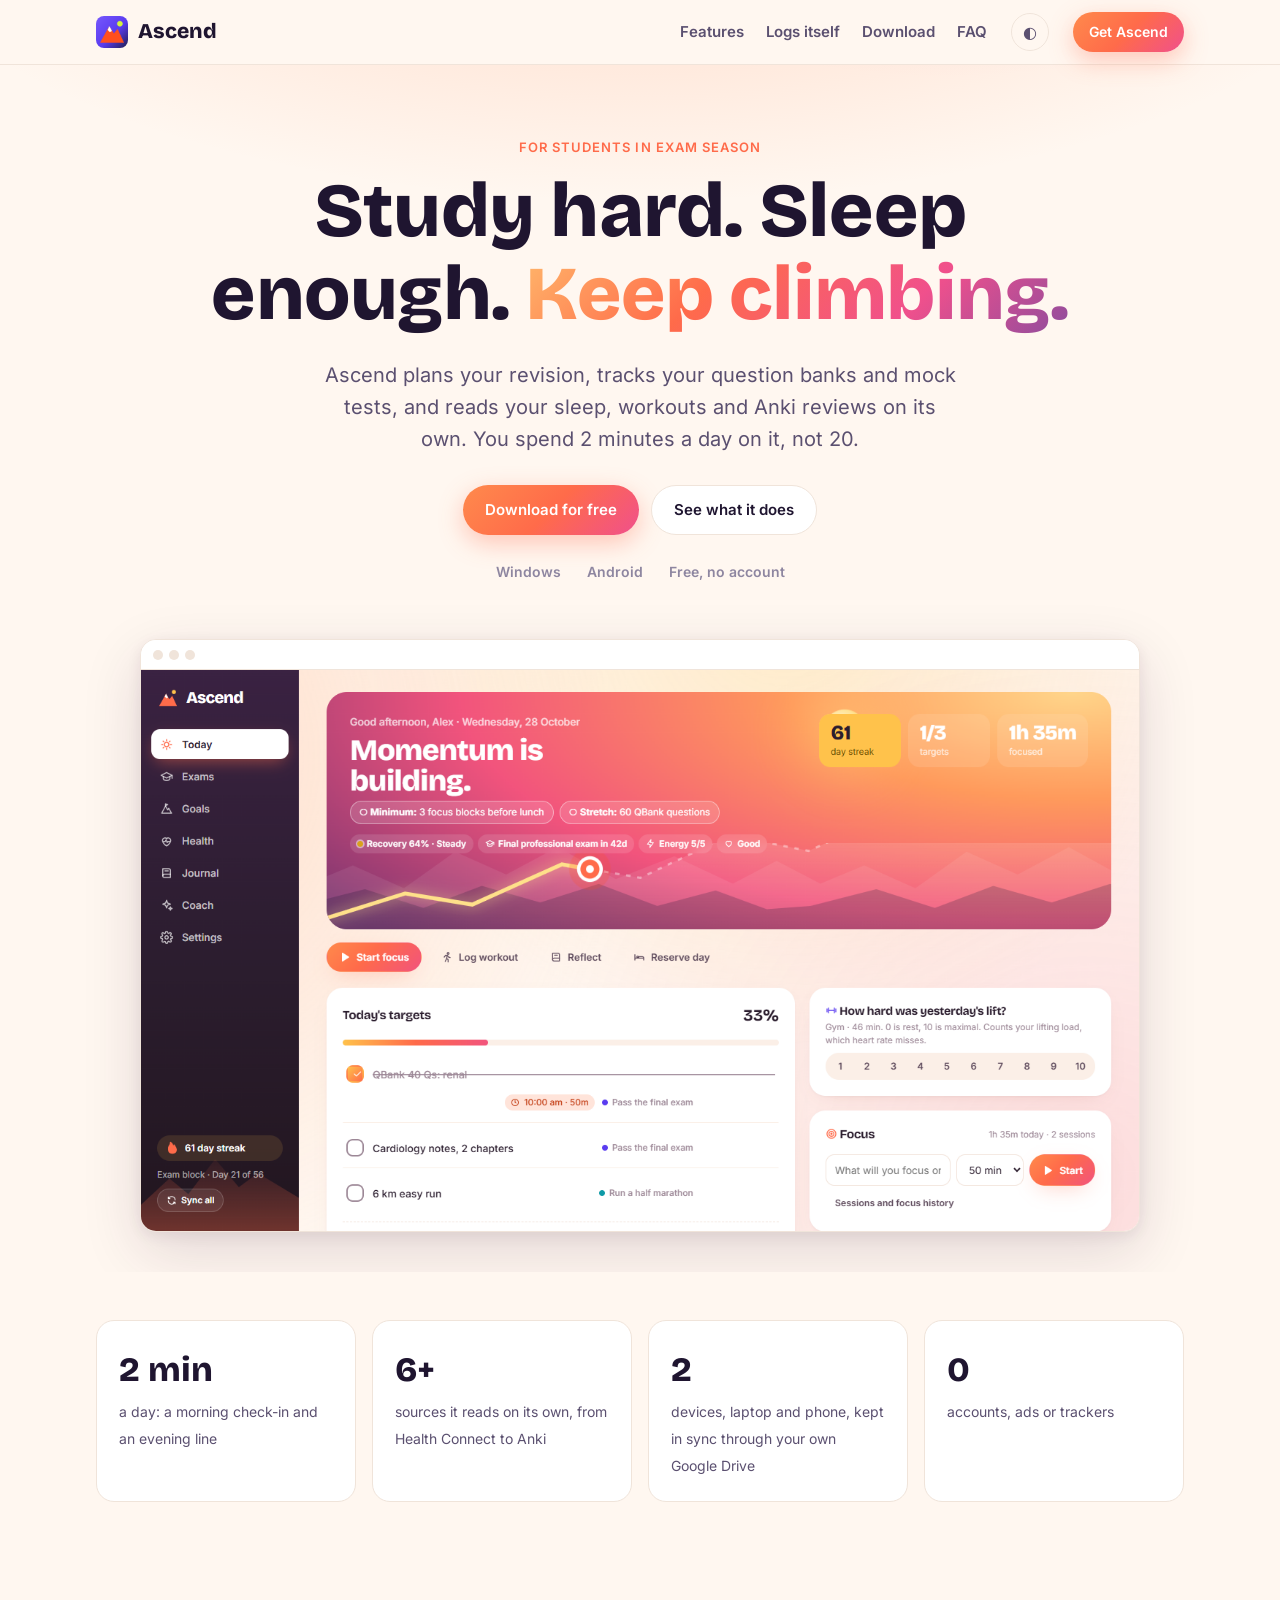
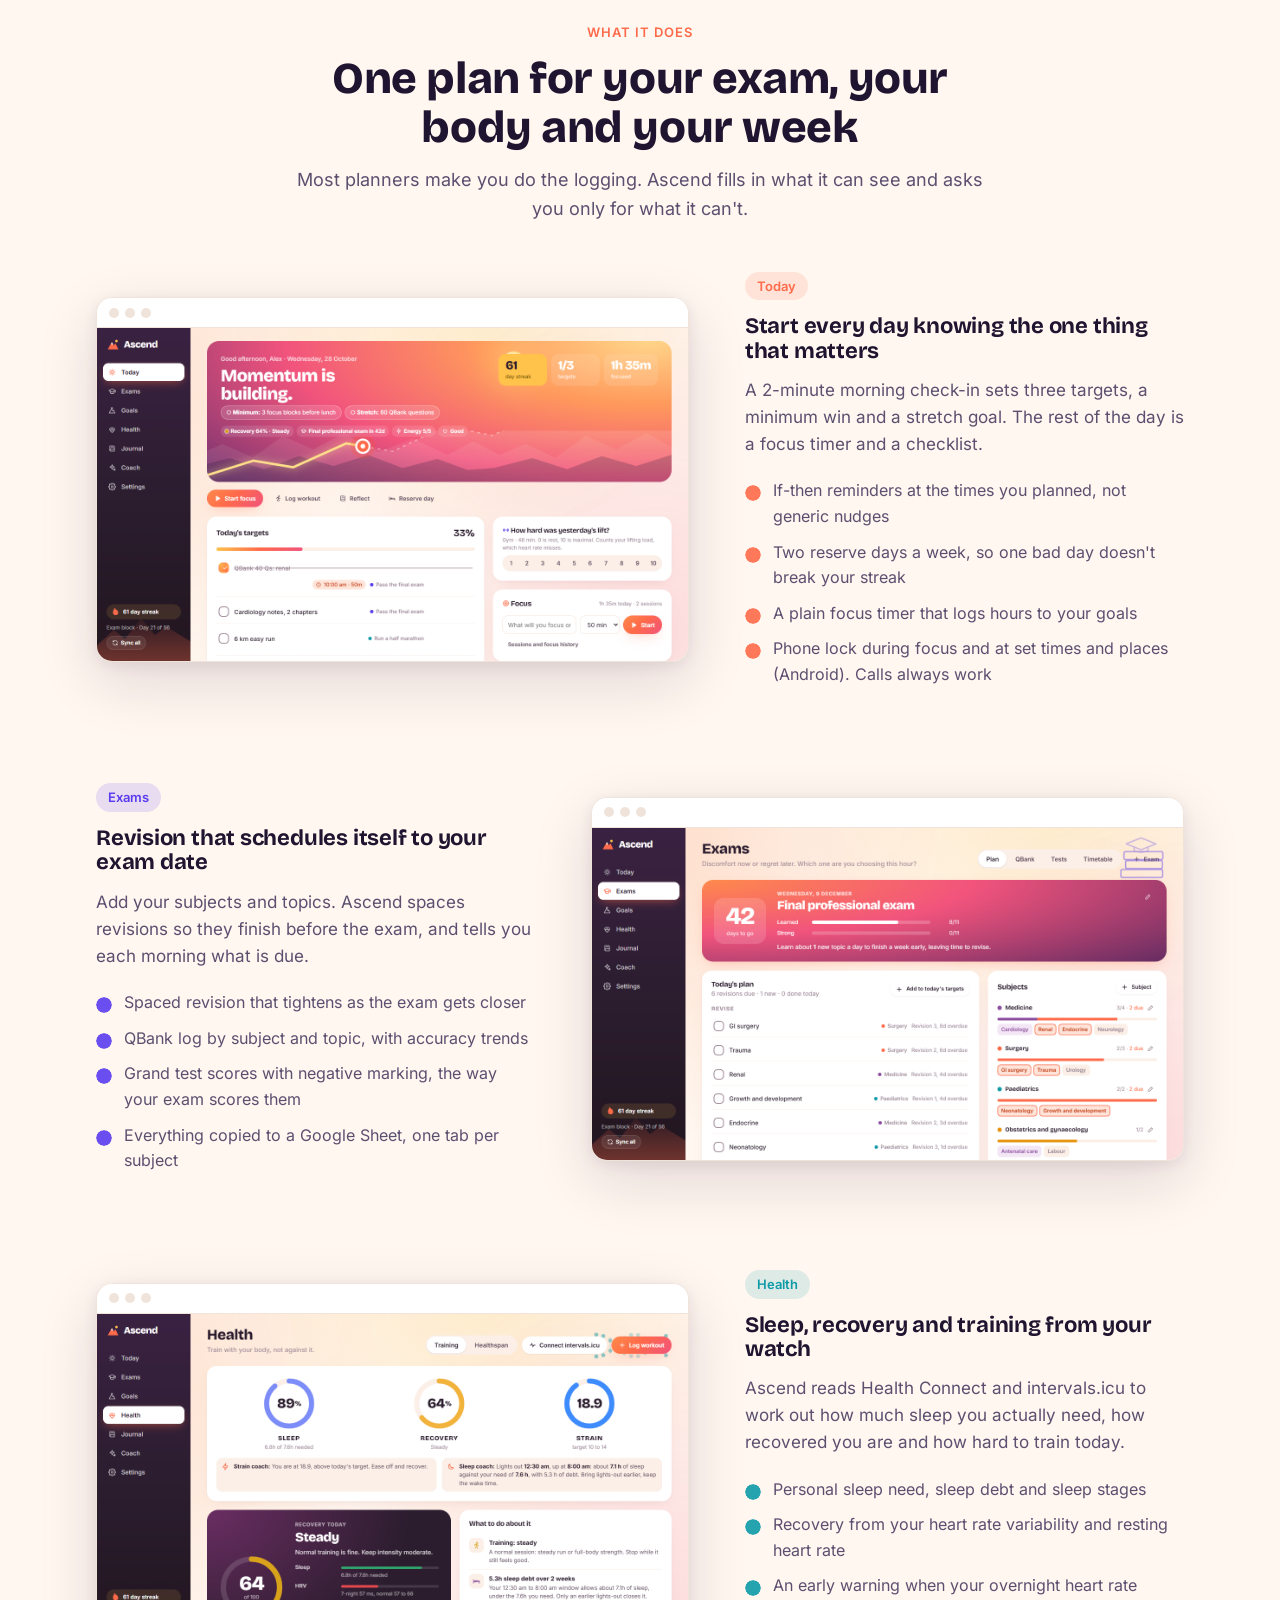
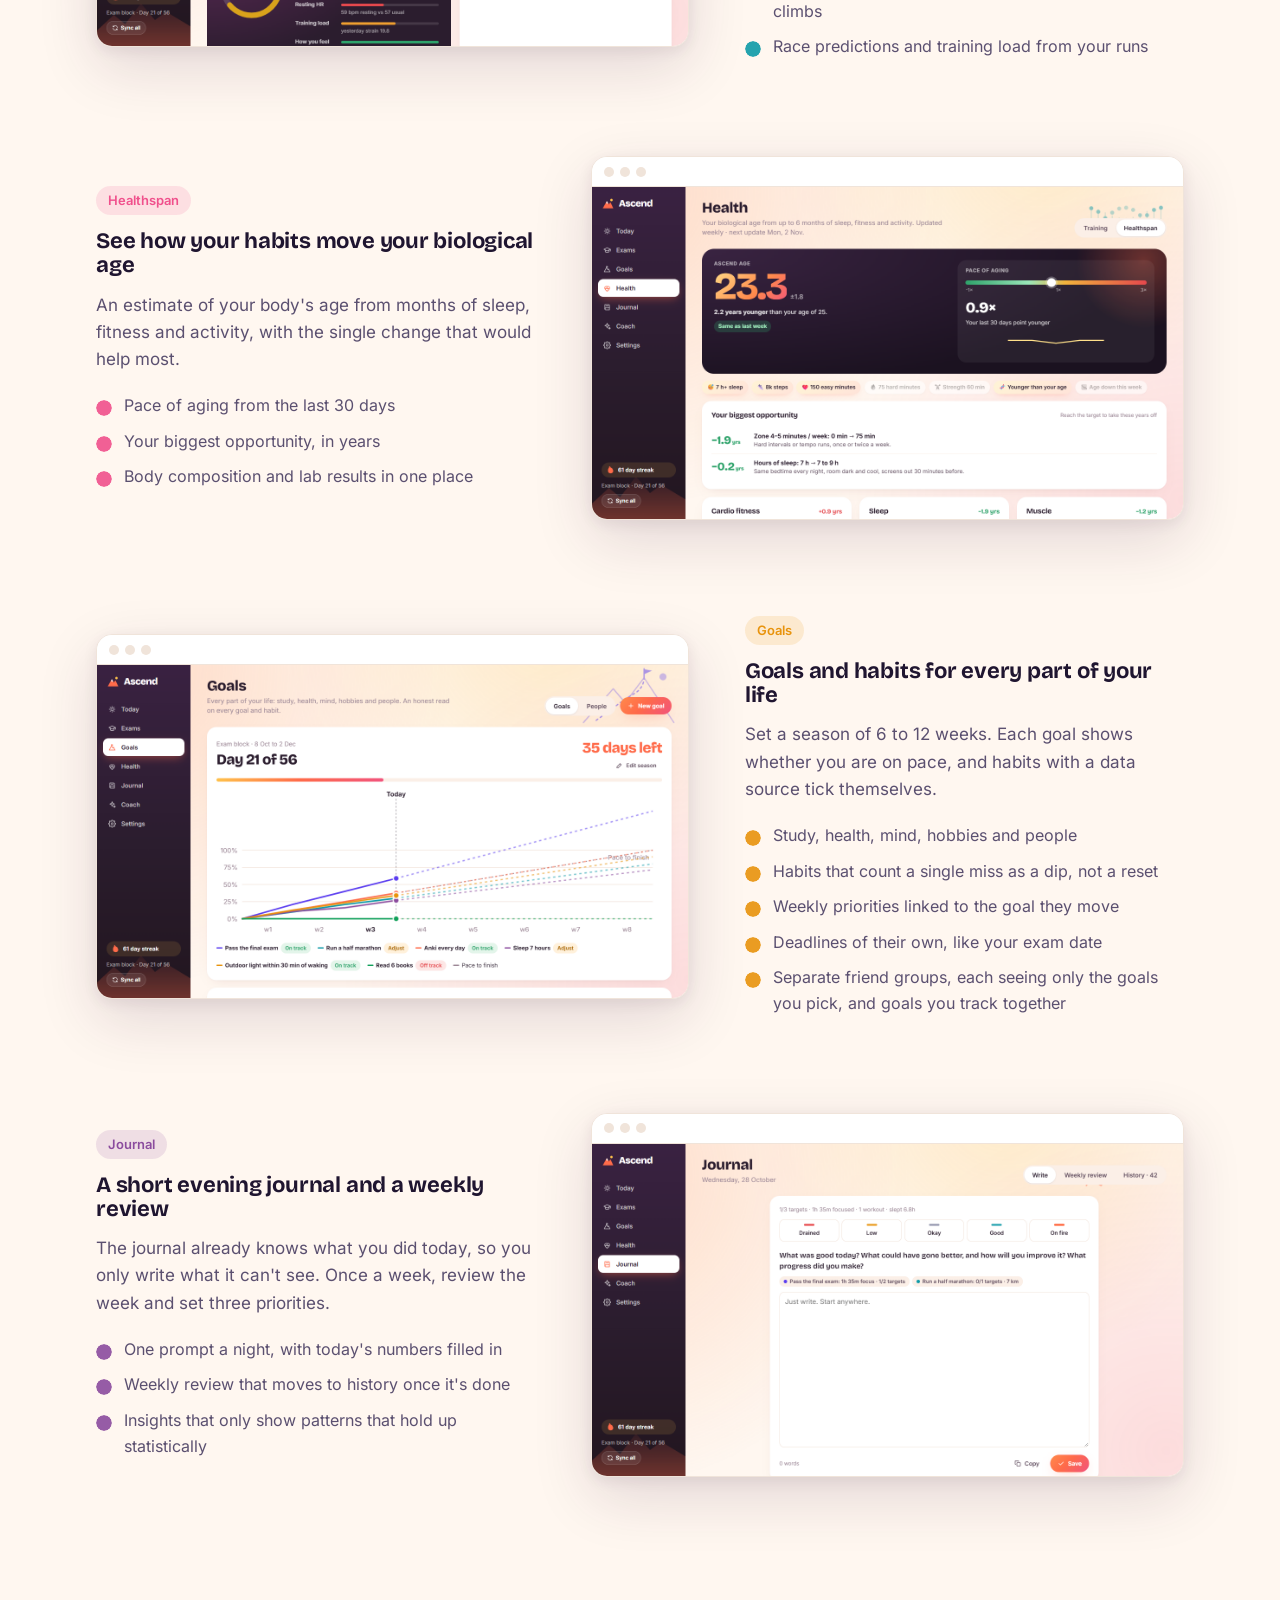
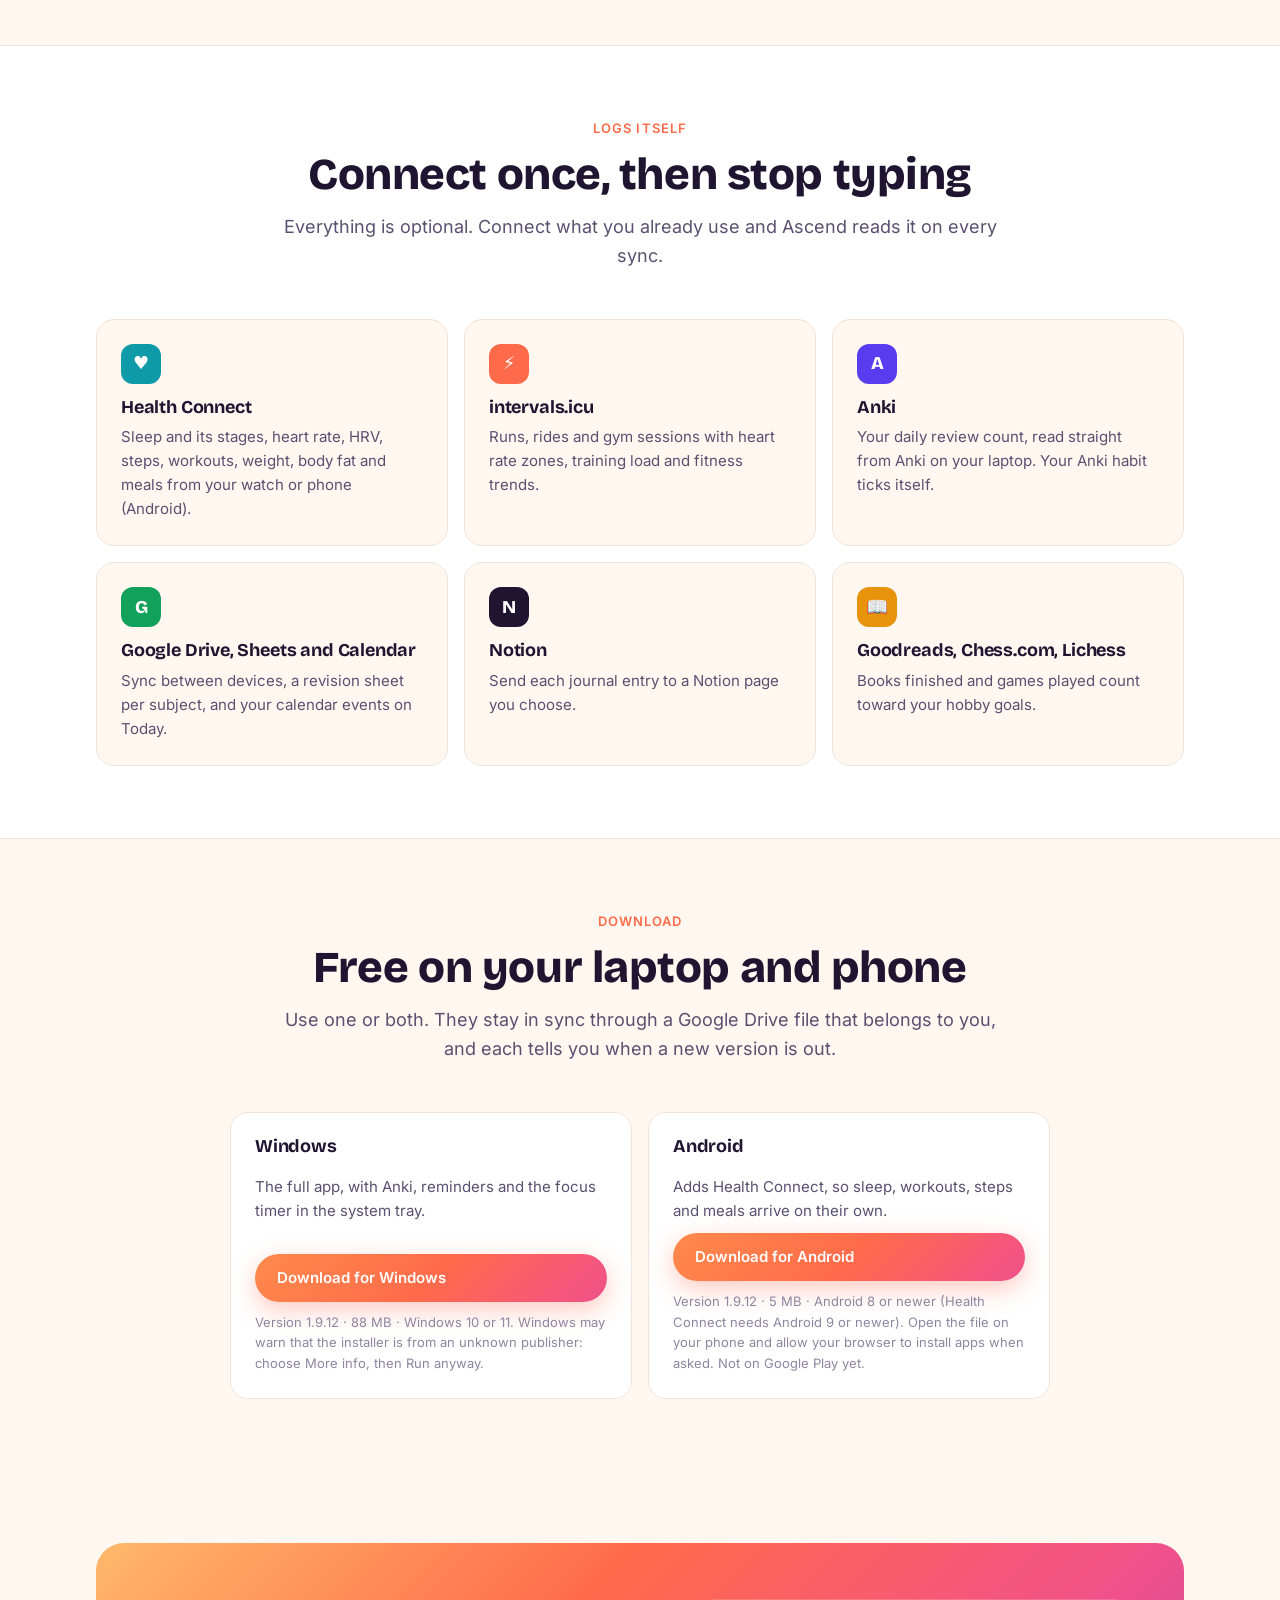
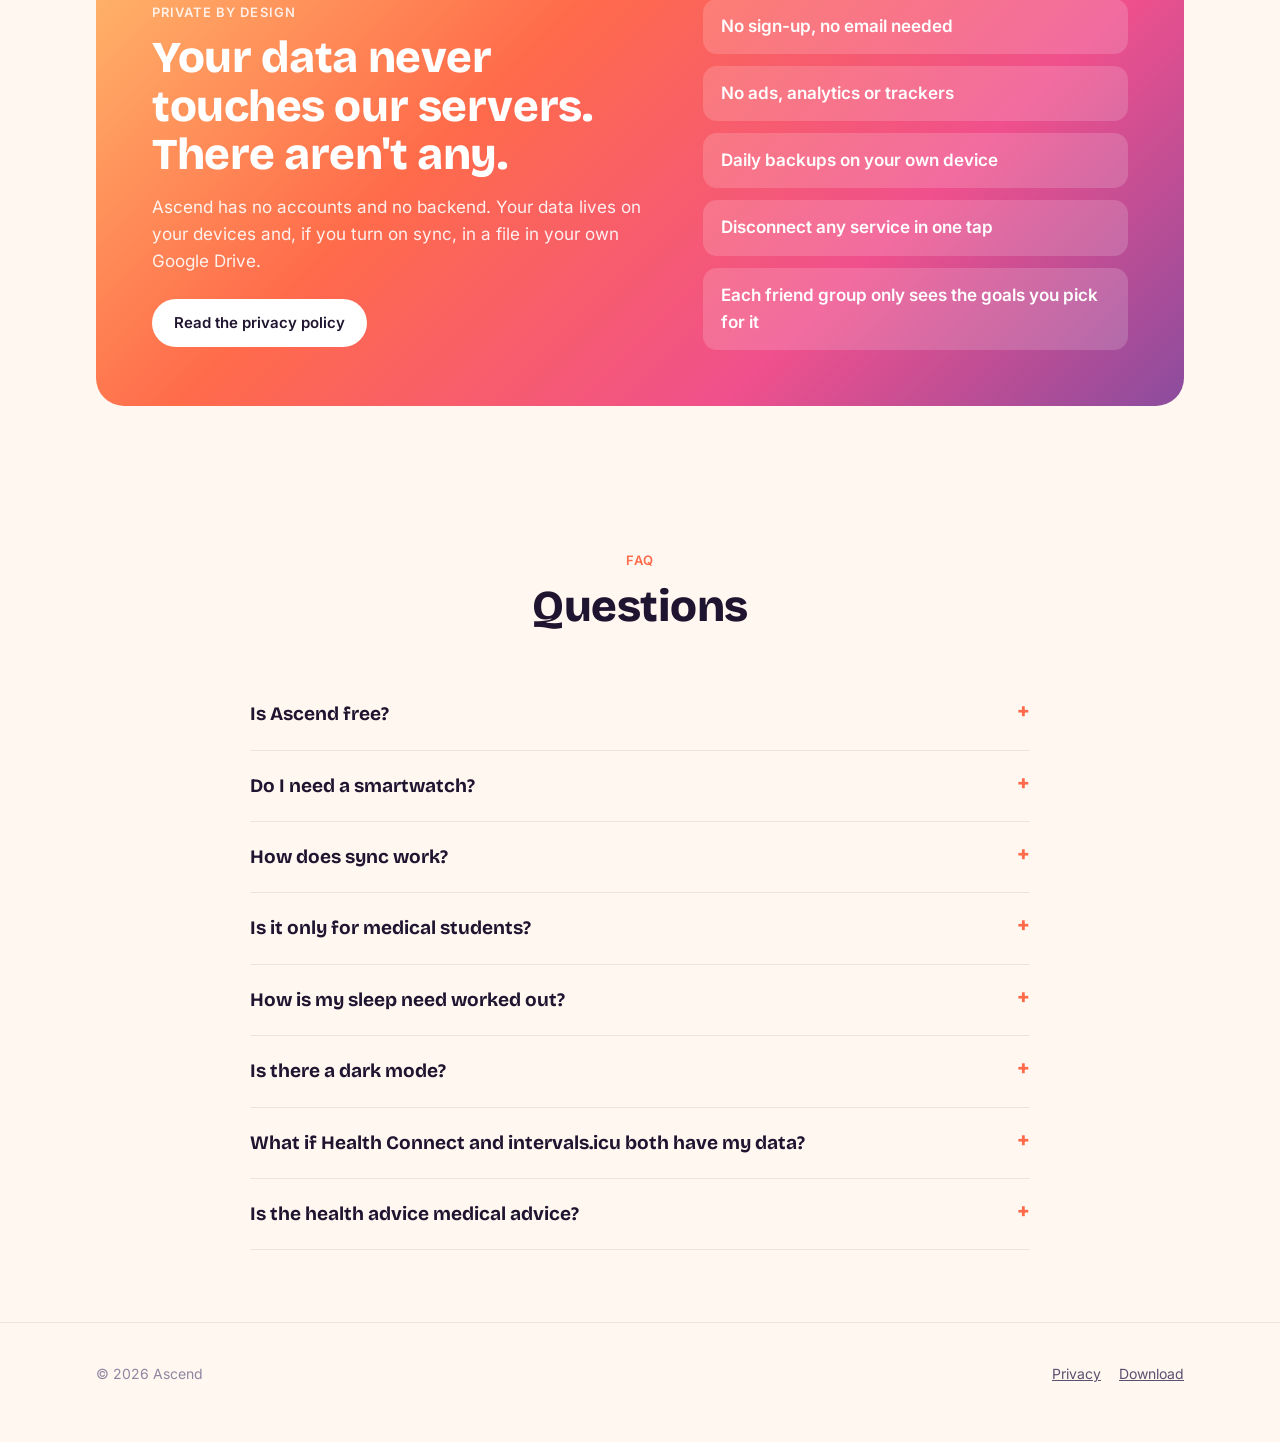
<file: index.html>
<!doctype html>
<html lang="en">
<head>
<meta charset="utf-8">
<meta name="viewport" content="width=device-width, initial-scale=1">
<title>Ascend</title>
<meta http-equiv="refresh" content="0; url=site/">
<link rel="canonical" href="site/">
</head>
<body style="font-family: system-ui, sans-serif; padding: 24px">
<p>Ascend moved to <a href="site/">the Ascend website</a>, with downloads for Windows and Android.</p>
<script>
  // The iPad web app was retired in Ascend 1.9.4: remove its offline copy from this browser
  if ('serviceWorker' in navigator) navigator.serviceWorker.getRegistrations().then(rs => rs.forEach(r => r.unregister()));
  if (window.caches) caches.keys().then(ks => ks.forEach(k => caches.delete(k)));
  location.replace('site/');
</script>
</body>
</html>
</file>
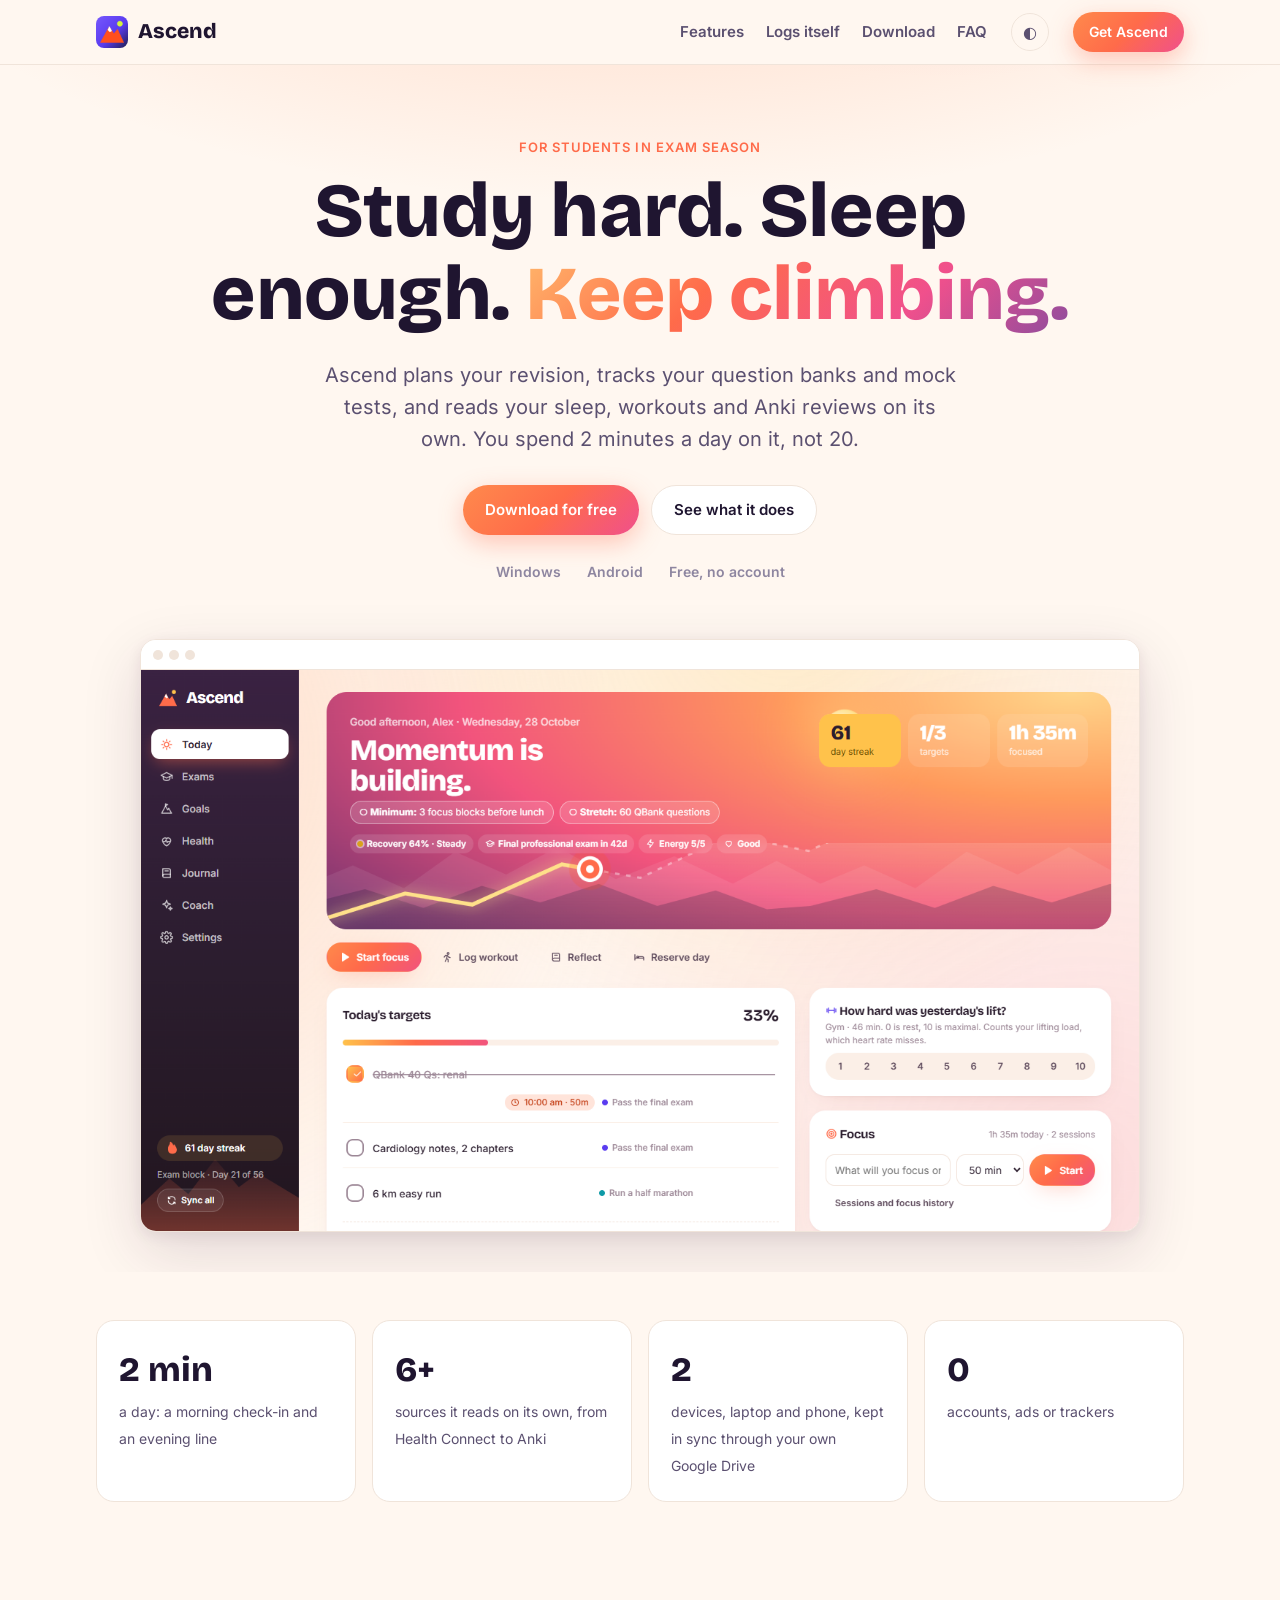
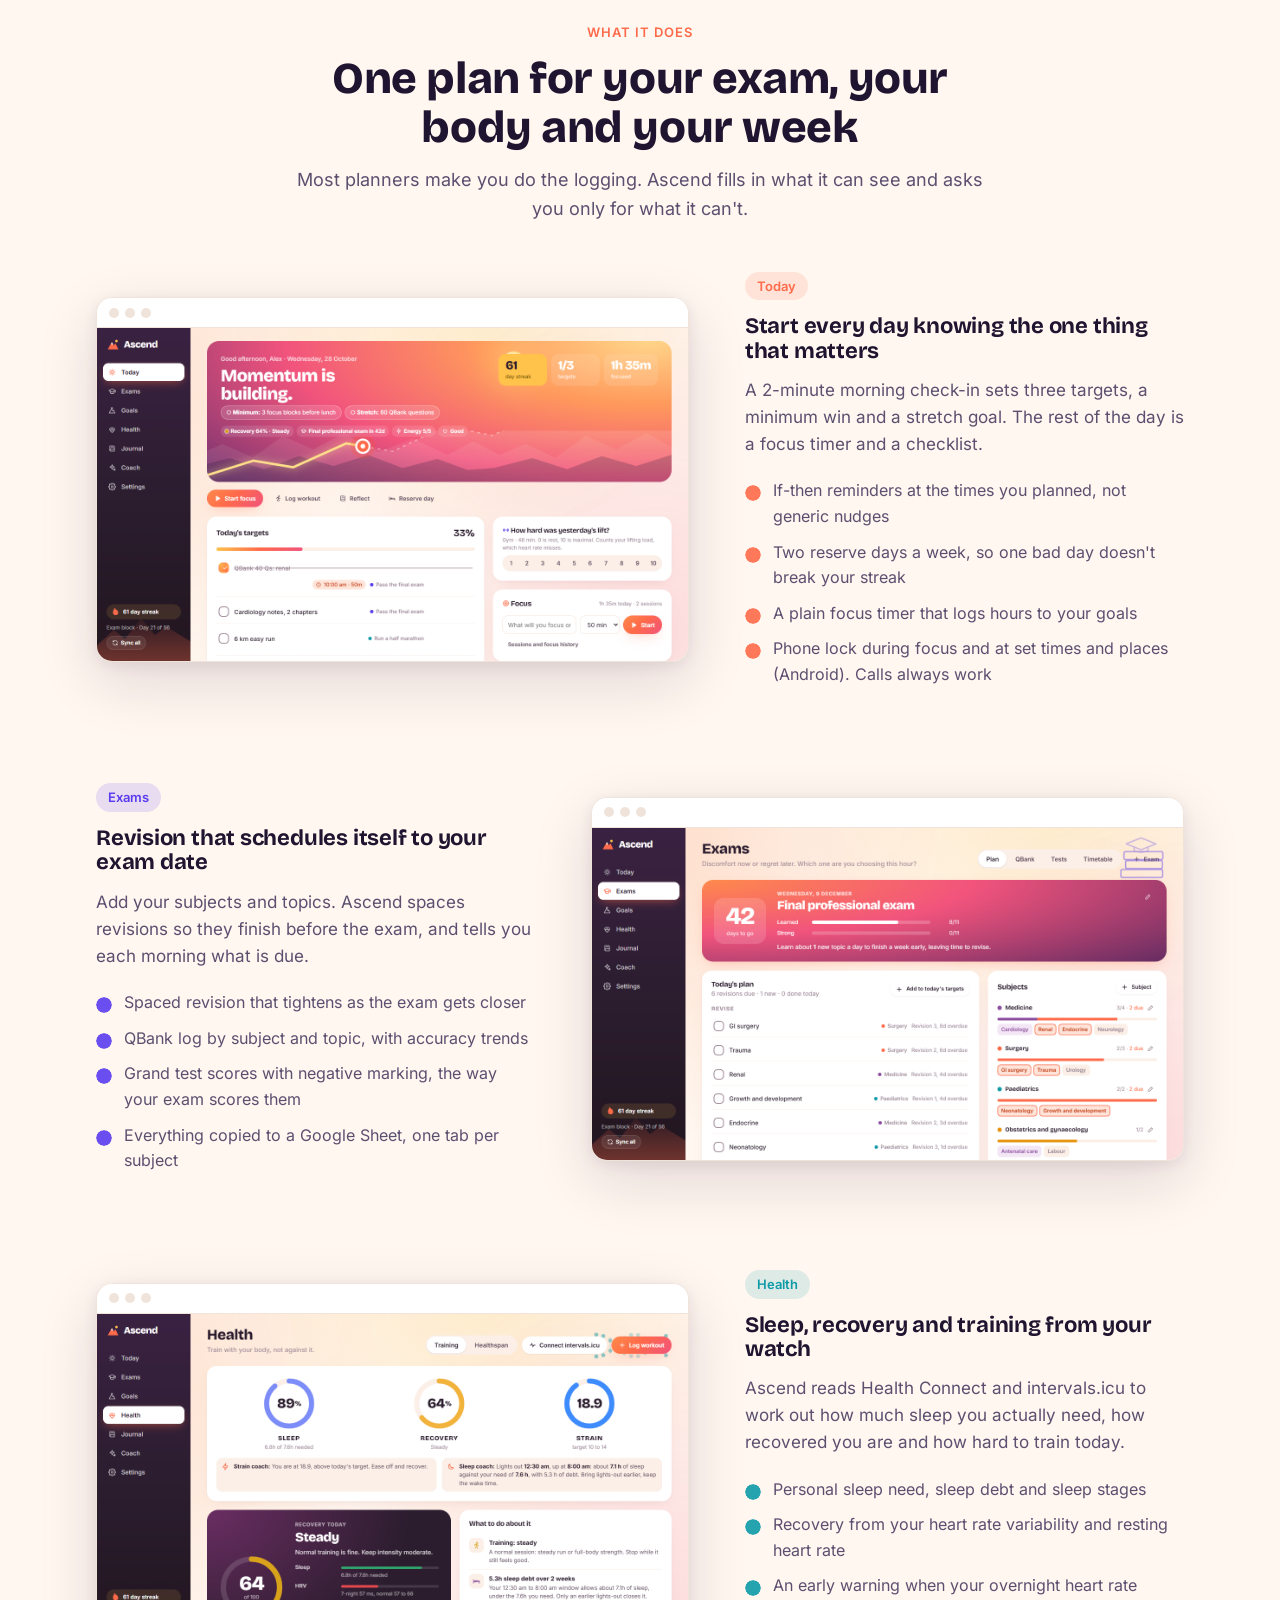
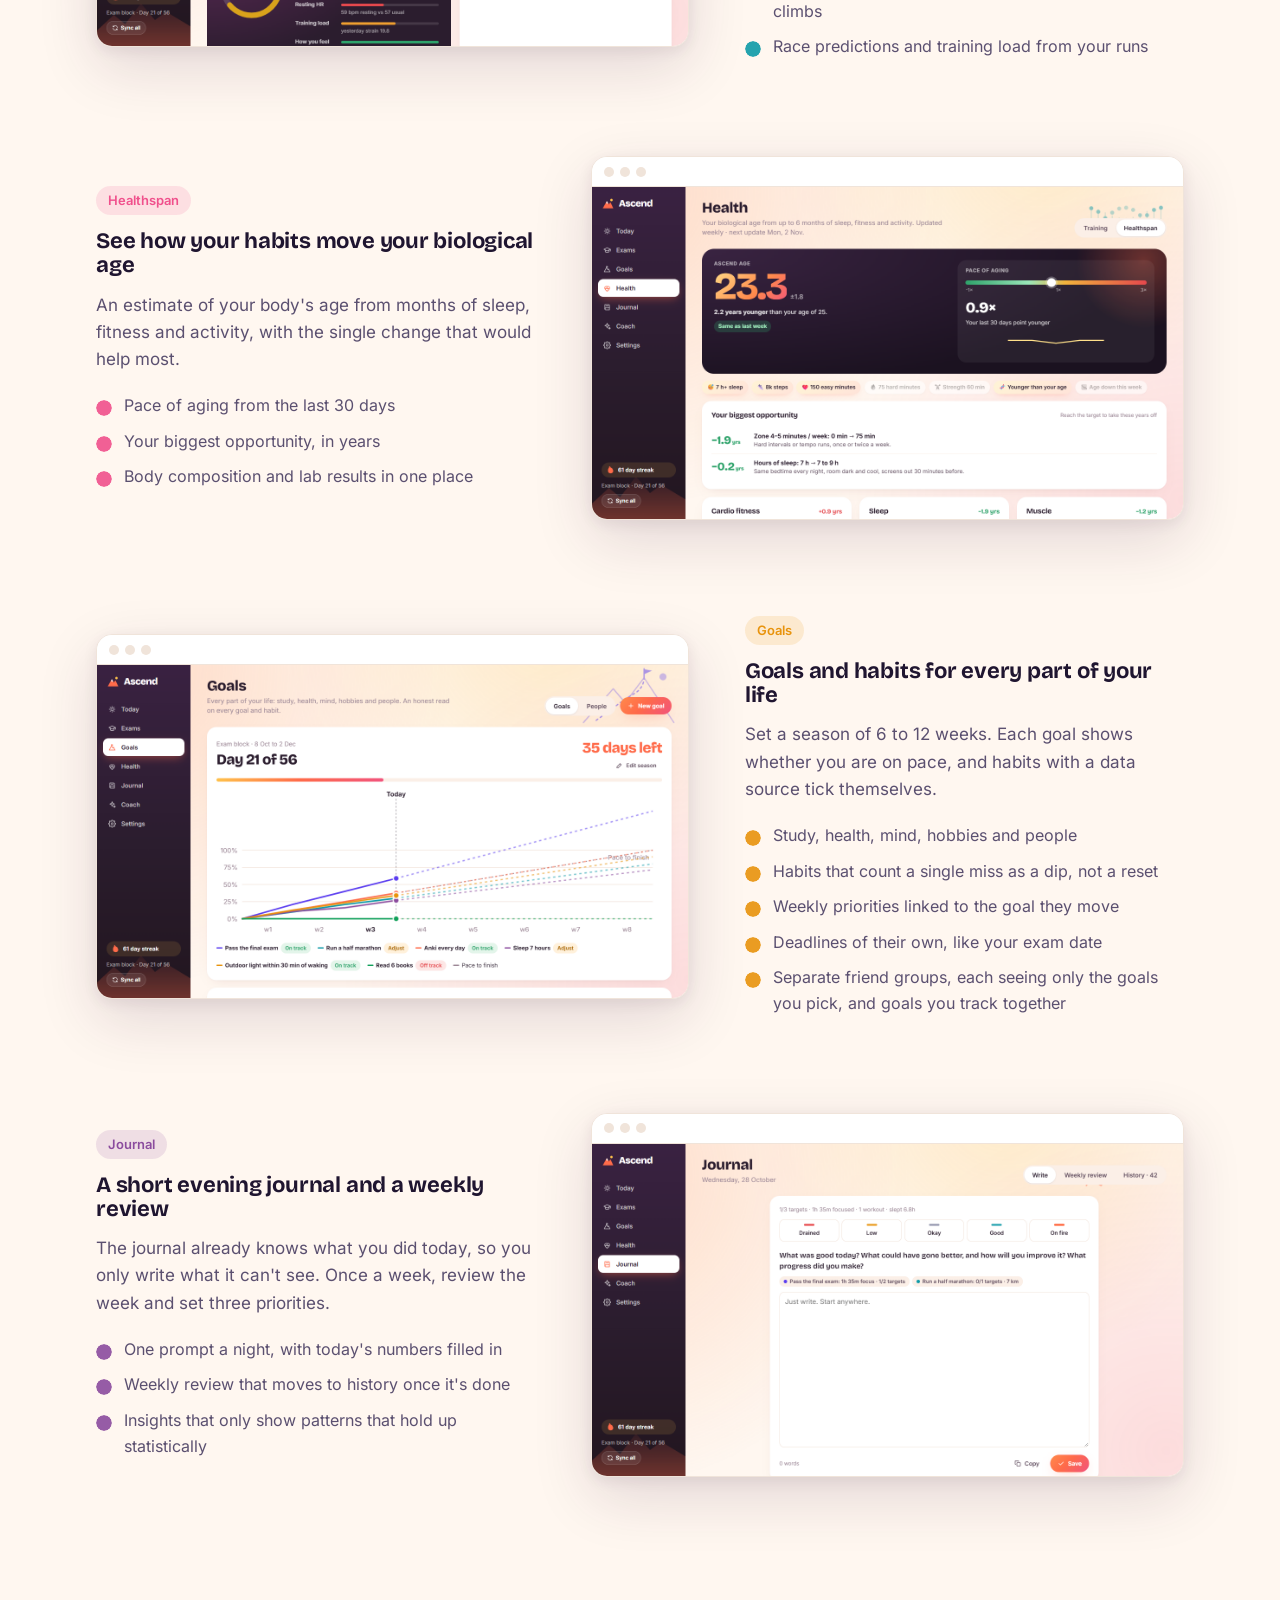
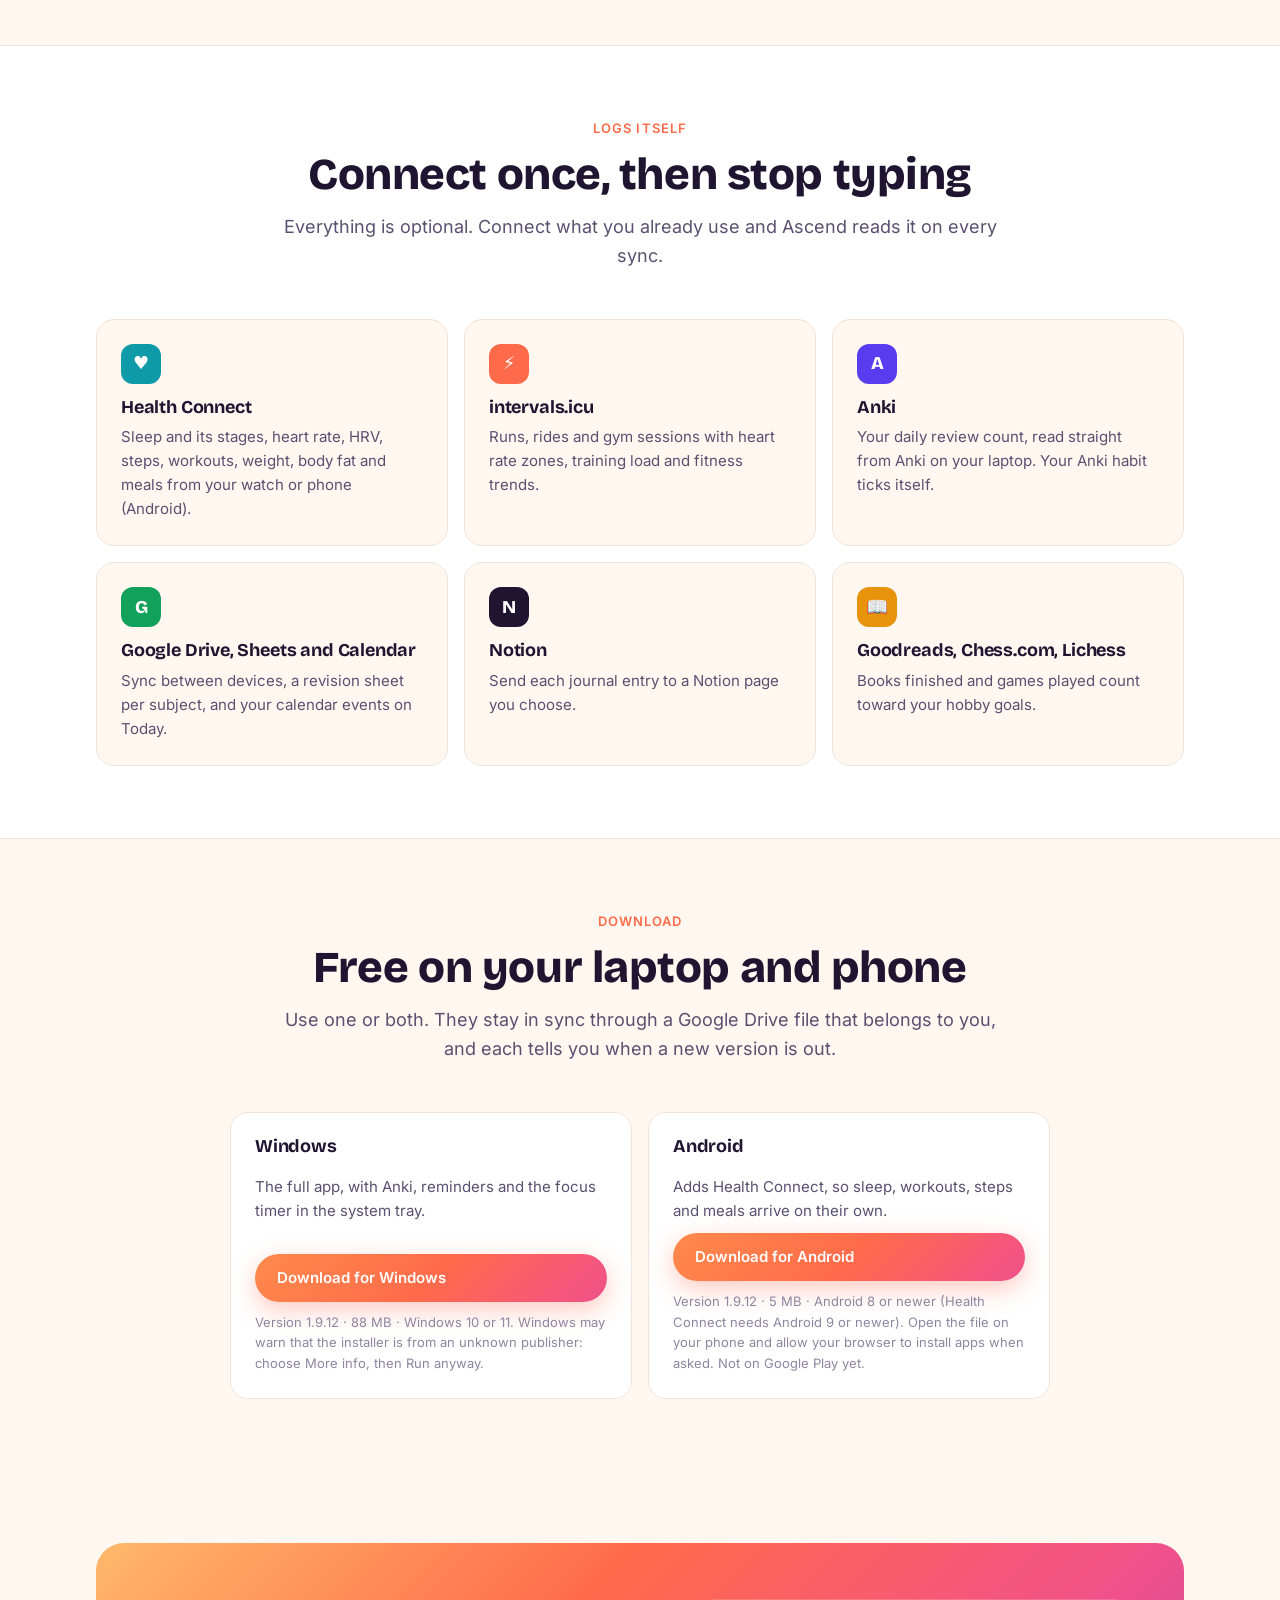
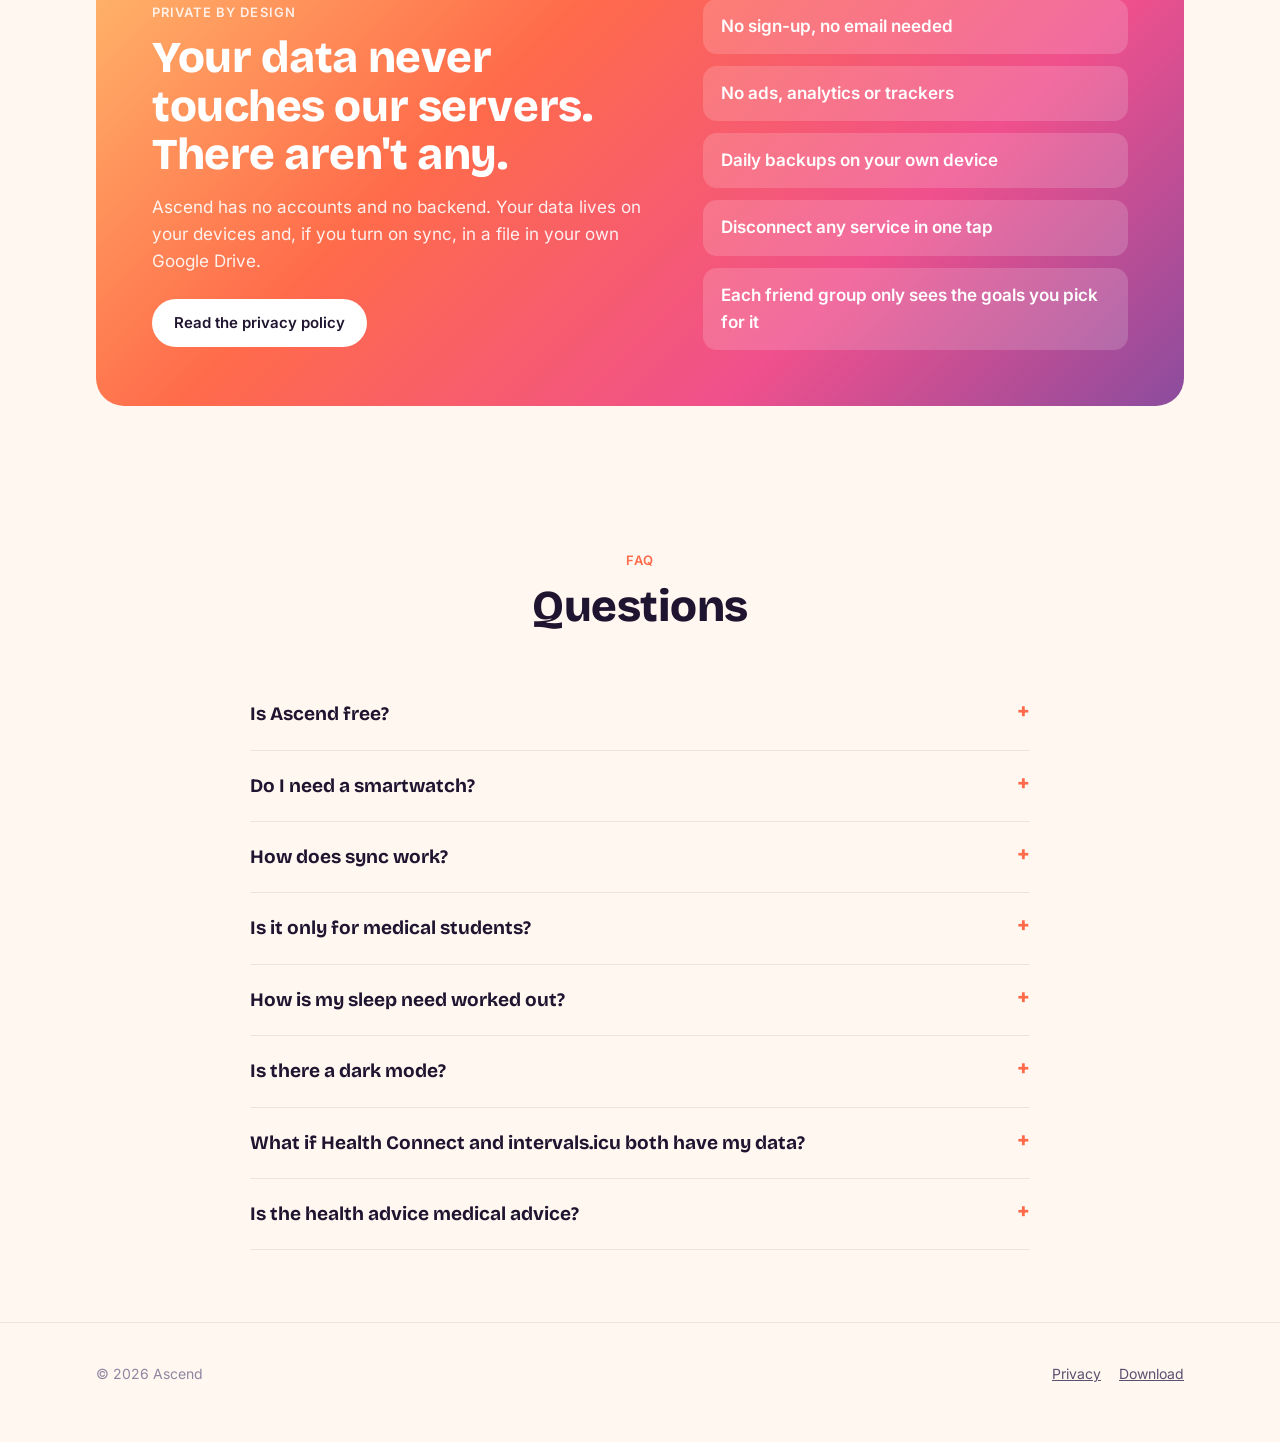
<file: site/index.html>
<!doctype html>
<html lang="en">
<head>
<meta charset="utf-8">
<meta name="viewport" content="width=device-width, initial-scale=1">
<title>Ascend: study, sleep and train in one plan</title>
<meta name="description" content="Ascend is a planner for students in exam season. It plans your revision, tracks QBank and grand tests, and reads sleep, workouts and Anki on its own.">
<meta property="og:title" content="Ascend">
<meta property="og:description" content="Study hard, sleep enough, keep climbing. A planner that logs itself.">
<meta property="og:image" content="img/01-today.png">
<link rel="icon" href="img/icon.png">
<style>
  @font-face { font-family: 'Bricolage'; src: url(../fonts/bricolage-grotesque-latin-700-normal.woff2) format('woff2'); font-weight: 700; font-display: swap; }
  @font-face { font-family: 'Bricolage'; src: url(../fonts/bricolage-grotesque-latin-800-normal.woff2) format('woff2'); font-weight: 800; font-display: swap; }
  @font-face { font-family: 'Inter'; src: url(../fonts/inter-latin-400-normal.woff2) format('woff2'); font-weight: 400; font-display: swap; }
  @font-face { font-family: 'Inter'; src: url(../fonts/inter-latin-600-normal.woff2) format('woff2'); font-weight: 600; font-display: swap; }

  :root {
    --bg: #FFF7F0; --bg-2: #FFFFFF; --ink: #1F1530; --ink-2: #5B5070; --ink-3: #8E86A0; --line: #F0E4DA;
    --ember: #FF6B4A; --pink: #F0508C; --violet: #5A3CF0; --teal: #0E9AA7; --gold: #F5B83D;
    --hero: linear-gradient(135deg, #FFB86B 0%, #FF6B4A 35%, #F0508C 70%, #8B4C9E 100%);
    --shadow: 0 20px 60px rgba(60, 20, 60, .14), 0 4px 14px rgba(60, 20, 60, .08);
    --display: 'Bricolage', 'Segoe UI', system-ui, sans-serif;
  }
  :root[data-theme="dark"] { --bg: #17111F; --bg-2: #221A2D; --ink: #F6F0FA; --ink-2: #C7BCD6; --ink-3: #8F84A3; --line: #33283F; --shadow: 0 20px 60px rgba(0, 0, 0, .45); }
  @media (prefers-color-scheme: dark) { :root:not([data-theme="light"]) { --bg: #17111F; --bg-2: #221A2D; --ink: #F6F0FA; --ink-2: #C7BCD6; --ink-3: #8F84A3; --line: #33283F; --shadow: 0 20px 60px rgba(0, 0, 0, .45); } }

  * { box-sizing: border-box; }
  html { scroll-behavior: smooth; }
  body { margin: 0; background: var(--bg); color: var(--ink); font: 17px/1.6 'Inter', system-ui, sans-serif; -webkit-font-smoothing: antialiased; }
  a { color: inherit; }
  img { max-width: 100%; height: auto; display: block; }
  .wrap { max-width: 1120px; margin: 0 auto; padding: 0 16px; }
  h1, h2, h3 { font-family: var(--display); line-height: 1.1; margin: 0; letter-spacing: -.01em; }
  h2 { font-size: clamp(30px, 4.4vw, 44px); font-weight: 800; }
  h3 { font-size: 22px; font-weight: 700; }
  p { margin: 0; color: var(--ink-2); }
  .eyebrow { font-size: 13px; font-weight: 600; letter-spacing: .08em; text-transform: uppercase; color: var(--ember); margin-bottom: 12px; }

  /* Nav */
  header { position: sticky; top: 0; z-index: 10; background: color-mix(in srgb, var(--bg) 85%, transparent); backdrop-filter: blur(12px); border-bottom: 1px solid var(--line); }
  nav { display: flex; align-items: center; gap: 24px; height: 64px; }
  .brand { display: flex; align-items: center; gap: 10px; font-family: var(--display); font-weight: 800; font-size: 21px; text-decoration: none; }
  .brand img { width: 32px; height: 32px; border-radius: 8px; }
  .links { display: flex; gap: 22px; margin-left: auto; font-size: 15px; font-weight: 600; }
  .links a { text-decoration: none; color: var(--ink-2); }
  .links a:hover { color: var(--ink); }
  .btn { display: inline-flex; align-items: center; gap: 8px; padding: 12px 22px; border-radius: 999px; font-weight: 600; font-size: 15px; text-decoration: none; border: 0; cursor: pointer; transition: transform .15s; }
  .btn:hover { transform: translateY(-1px); }
  .btn.primary { background: linear-gradient(135deg, #FF8A4C, var(--ember) 50%, var(--pink)); color: #fff; box-shadow: 0 8px 24px rgba(255, 107, 74, .35); }
  .btn.ghost { background: var(--bg-2); color: var(--ink); border: 1px solid var(--line); }
  .btn.sm { padding: 9px 16px; font-size: 14px; }

  /* Hero */
  .hero { padding: 72px 0 40px; text-align: center; position: relative; overflow: hidden; }
  .hero::before { content: ''; position: absolute; inset: -40% -10% auto; height: 620px; background: radial-gradient(closest-side, rgba(255, 140, 90, .28), transparent), radial-gradient(closest-side at 70% 40%, rgba(240, 80, 140, .18), transparent); z-index: -1; }
  .hero h1 { font-size: clamp(40px, 7vw, 76px); font-weight: 800; max-width: 900px; margin: 0 auto; }
  .hero h1 span { background: var(--hero); -webkit-background-clip: text; background-clip: text; color: transparent; }
  .hero .lead { font-size: clamp(17px, 2vw, 20px); max-width: 640px; margin: 22px auto 30px; }
  .cta { display: flex; gap: 12px; justify-content: center; flex-wrap: wrap; }
  .shot { border-radius: 16px; overflow: hidden; box-shadow: var(--shadow); border: 1px solid var(--line); background: var(--bg-2); }
  .shot .bar { height: 30px; display: flex; align-items: center; gap: 6px; padding: 0 12px; background: var(--bg-2); border-bottom: 1px solid var(--line); }
  .shot .bar i { width: 10px; height: 10px; border-radius: 50%; background: var(--line); }
  .hero .shot { max-width: 1000px; margin: 56px auto 0; }
  .platforms { display: flex; justify-content: center; gap: 10px 26px; flex-wrap: wrap; margin-top: 26px; font-size: 14px; font-weight: 600; color: var(--ink-3); }

  /* Stats */
  .stats { display: grid; grid-template-columns: repeat(4, 1fr); gap: 16px; padding: 48px 0; }
  .stat { background: var(--bg-2); border: 1px solid var(--line); border-radius: 18px; padding: 22px; }
  .stat b { display: block; font-family: var(--display); font-size: 34px; font-weight: 800; }
  .stat span { font-size: 14px; color: var(--ink-2); }

  /* Features */
  section { padding: 72px 0; }
  .center { text-align: center; max-width: 720px; margin: 0 auto 48px; }
  .center p { margin-top: 14px; font-size: 18px; }
  .feature { display: grid; grid-template-columns: 1fr 1.35fr; gap: 56px; align-items: center; margin-bottom: 96px; }
  .feature:nth-of-type(even) { grid-template-columns: 1.35fr 1fr; }
  .feature:nth-of-type(even) .copy { order: 2; }
  .feature .copy p { margin-top: 14px; }
  .feature ul { list-style: none; padding: 0; margin: 20px 0 0; display: grid; gap: 10px; }
  .feature li { padding-left: 28px; position: relative; color: var(--ink-2); font-size: 16px; }
  .feature li::before { content: ''; position: absolute; left: 0; top: 7px; width: 16px; height: 16px; border-radius: 50%; background: var(--c, var(--ember)); opacity: .9; mask: url("data:image/svg+xml,%3Csvg xmlns='http://www.w3.org/2000/svg' viewBox='0 0 16 16'%3E%3Ccircle cx='8' cy='8' r='8'/%3E%3C/svg%3E"); }
  .tag { display: inline-block; font-size: 13px; font-weight: 600; padding: 4px 12px; border-radius: 999px; background: color-mix(in srgb, var(--c) 14%, transparent); color: var(--c); margin-bottom: 14px; }

  /* Auto */
  .auto { background: var(--bg-2); border-top: 1px solid var(--line); border-bottom: 1px solid var(--line); }
  .grid3 { display: grid; grid-template-columns: repeat(3, 1fr); gap: 16px; }
  .card { background: var(--bg); border: 1px solid var(--line); border-radius: 18px; padding: 24px; }
  .card h3 { font-size: 18px; margin-bottom: 8px; }
  .card p { font-size: 15px; }
  .dot { width: 40px; height: 40px; border-radius: 12px; display: grid; place-items: center; margin-bottom: 14px; color: #fff; font-family: var(--display); font-weight: 800; font-size: 18px; }

  /* Download */
  .dl { display: grid; grid-template-columns: repeat(2, 1fr); gap: 16px; max-width: 820px; margin: 0 auto; }
  .dl .card { display: flex; flex-direction: column; gap: 10px; background: var(--bg-2); }
  .dl .card p { flex: 1; }
  .dl small { font-size: 13px; color: var(--ink-3); }

  /* Privacy */
  .privacy { background: var(--hero); color: #fff; border-radius: 28px; padding: 56px; display: grid; grid-template-columns: 1.2fr 1fr; gap: 40px; align-items: center; }
  .privacy p { color: rgba(255, 255, 255, .9); margin-top: 14px; }
  .privacy ul { list-style: none; padding: 0; margin: 0; display: grid; gap: 12px; }
  .privacy li { background: rgba(255, 255, 255, .16); border-radius: 14px; padding: 14px 18px; font-weight: 600; }
  .privacy .btn { margin-top: 24px; background: #fff; color: var(--ink); }

  /* FAQ */
  details { border-bottom: 1px solid var(--line); padding: 20px 0; }
  summary { font-family: var(--display); font-weight: 700; font-size: 19px; cursor: pointer; list-style: none; display: flex; justify-content: space-between; gap: 16px; }
  summary::after { content: '+'; color: var(--ember); font-size: 24px; line-height: 1; }
  details[open] summary::after { content: '–'; }
  details p { margin-top: 12px; }
  .faq { max-width: 780px; margin: 0 auto; }

  footer { padding: 40px 0 56px; border-top: 1px solid var(--line); font-size: 14px; color: var(--ink-3); }
  footer .wrap { display: flex; justify-content: space-between; gap: 16px; flex-wrap: wrap; }
  footer a { color: var(--ink-2); margin-left: 18px; }
  .theme { background: none; border: 1px solid var(--line); border-radius: 999px; width: 38px; height: 38px; cursor: pointer; color: var(--ink-2); font-size: 16px; }

  @media (max-width: 880px) {
    .links { display: none; }
    nav { gap: 12px; }
    .theme { margin-left: auto; }
    .stats { grid-template-columns: repeat(2, 1fr); }
    .feature, .feature:nth-of-type(even) { grid-template-columns: 1fr; gap: 28px; margin-bottom: 72px; }
    .feature:nth-of-type(even) .copy { order: 0; }
    .grid3, .dl { grid-template-columns: 1fr; }
    .privacy { grid-template-columns: 1fr; padding: 32px 24px; }
    section { padding: 56px 0; }
    .hero { padding-top: 48px; }
    footer a { margin: 0 18px 0 0; }
  }
</style>
</head>
<body>
<header>
  <nav class="wrap">
    <a class="brand" href="#"><img src="img/icon.png" alt="">Ascend</a>
    <div class="links"><a href="#features">Features</a><a href="#automatic">Logs itself</a><a href="#download">Download</a><a href="#faq">FAQ</a></div>
    <button class="theme" id="theme" aria-label="Switch light or dark">◐</button>
    <a class="btn primary sm" href="#download">Get Ascend</a>
  </nav>
</header>

<main>
  <div class="hero">
    <div class="wrap">
      <div class="eyebrow">For students in exam season</div>
      <h1>Study hard. Sleep enough. <span>Keep climbing.</span></h1>
      <p class="lead">Ascend plans your revision, tracks your question banks and mock tests, and reads your sleep, workouts and Anki reviews on its own. You spend 2 minutes a day on it, not 20.</p>
      <div class="cta">
        <a class="btn primary" href="#download">Download for free</a>
        <a class="btn ghost" href="#features">See what it does</a>
      </div>
      <div class="platforms"><span>Windows</span><span>Android</span><span>Free, no account</span></div>
      <div class="shot"><div class="bar"><i></i><i></i><i></i></div><img src="img/01-today.png" alt="The Ascend Today screen: a greeting, a 61-day streak, today's targets and a focus timer" width="1366" height="768"></div>
    </div>
  </div>

  <div class="wrap">
    <div class="stats">
      <div class="stat"><b>2 min</b><span>a day: a morning check-in and an evening line</span></div>
      <div class="stat"><b>6+</b><span>sources it reads on its own, from Health Connect to Anki</span></div>
      <div class="stat"><b>2</b><span>devices, laptop and phone, kept in sync through your own Google Drive</span></div>
      <div class="stat"><b>0</b><span>accounts, ads or trackers</span></div>
    </div>
  </div>

  <section id="features">
    <div class="wrap">
      <div class="center">
        <div class="eyebrow">What it does</div>
        <h2>One plan for your exam, your body and your week</h2>
        <p>Most planners make you do the logging. Ascend fills in what it can see and asks you only for what it can't.</p>
      </div>

      <div class="feature">
        <div class="copy">
          <span class="tag" style="--c: var(--ember)">Today</span>
          <h3>Start every day knowing the one thing that matters</h3>
          <p>A 2-minute morning check-in sets three targets, a minimum win and a stretch goal. The rest of the day is a focus timer and a checklist.</p>
          <ul style="--c: var(--ember)">
            <li>If-then reminders at the times you planned, not generic nudges</li>
            <li>Two reserve days a week, so one bad day doesn't break your streak</li>
            <li>A plain focus timer that logs hours to your goals</li>
            <li>Phone lock during focus and at set times and places (Android). Calls always work</li>
          </ul>
        </div>
        <div class="shot"><div class="bar"><i></i><i></i><i></i></div><img src="img/01-today.png" alt="Today screen with targets, focus timer and recovery" loading="lazy" width="1366" height="768"></div>
      </div>

      <div class="feature">
        <div class="copy">
          <span class="tag" style="--c: var(--violet)">Exams</span>
          <h3>Revision that schedules itself to your exam date</h3>
          <p>Add your subjects and topics. Ascend spaces revisions so they finish before the exam, and tells you each morning what is due.</p>
          <ul style="--c: var(--violet)">
            <li>Spaced revision that tightens as the exam gets closer</li>
            <li>QBank log by subject and topic, with accuracy trends</li>
            <li>Grand test scores with negative marking, the way your exam scores them</li>
            <li>Everything copied to a Google Sheet, one tab per subject</li>
          </ul>
        </div>
        <div class="shot"><div class="bar"><i></i><i></i><i></i></div><img src="img/02-exams.png" alt="Exams screen with a 42-day countdown, today's revisions and subject progress" loading="lazy" width="1366" height="768"></div>
      </div>

      <div class="feature">
        <div class="copy">
          <span class="tag" style="--c: var(--teal)">Health</span>
          <h3>Sleep, recovery and training from your watch</h3>
          <p>Ascend reads Health Connect and intervals.icu to work out how much sleep you actually need, how recovered you are and how hard to train today.</p>
          <ul style="--c: var(--teal)">
            <li>Personal sleep need, sleep debt and sleep stages</li>
            <li>Recovery from your heart rate variability and resting heart rate</li>
            <li>An early warning when your overnight heart rate climbs</li>
            <li>Race predictions and training load from your runs</li>
          </ul>
        </div>
        <div class="shot"><div class="bar"><i></i><i></i><i></i></div><img src="img/04-health-training.png" alt="Health screen with sleep, recovery and strain rings and advice" loading="lazy" width="1366" height="768"></div>
      </div>

      <div class="feature">
        <div class="copy">
          <span class="tag" style="--c: var(--pink)">Healthspan</span>
          <h3>See how your habits move your biological age</h3>
          <p>An estimate of your body's age from months of sleep, fitness and activity, with the single change that would help most.</p>
          <ul style="--c: var(--pink)">
            <li>Pace of aging from the last 30 days</li>
            <li>Your biggest opportunity, in years</li>
            <li>Body composition and lab results in one place</li>
          </ul>
        </div>
        <div class="shot"><div class="bar"><i></i><i></i><i></i></div><img src="img/05-healthspan.png" alt="Healthspan screen showing a biological age of 23.3 and the biggest opportunity" loading="lazy" width="1366" height="768"></div>
      </div>

      <div class="feature">
        <div class="copy">
          <span class="tag" style="--c: #E8930C">Goals</span>
          <h3>Goals and habits for every part of your life</h3>
          <p>Set a season of 6 to 12 weeks. Each goal shows whether you are on pace, and habits with a data source tick themselves.</p>
          <ul style="--c: #E8930C">
            <li>Study, health, mind, hobbies and people</li>
            <li>Habits that count a single miss as a dip, not a reset</li>
            <li>Weekly priorities linked to the goal they move</li>
            <li>Deadlines of their own, like your exam date</li>
            <li>Separate friend groups, each seeing only the goals you pick, and goals you track together</li>
          </ul>
        </div>
        <div class="shot"><div class="bar"><i></i><i></i><i></i></div><img src="img/03-goals.png" alt="Goals screen with a season chart of six goals against the pace line" loading="lazy" width="1366" height="768"></div>
      </div>

      <div class="feature">
        <div class="copy">
          <span class="tag" style="--c: #8B4C9E">Journal</span>
          <h3>A short evening journal and a weekly review</h3>
          <p>The journal already knows what you did today, so you only write what it can't see. Once a week, review the week and set three priorities.</p>
          <ul style="--c: #8B4C9E">
            <li>One prompt a night, with today's numbers filled in</li>
            <li>Weekly review that moves to history once it's done</li>
            <li>Insights that only show patterns that hold up statistically</li>
          </ul>
        </div>
        <div class="shot"><div class="bar"><i></i><i></i><i></i></div><img src="img/06-journal.png" alt="Journal screen with mood buttons, a prompt and a writing area" loading="lazy" width="1366" height="768"></div>
      </div>
    </div>
  </section>

  <section class="auto" id="automatic">
    <div class="wrap">
      <div class="center">
        <div class="eyebrow">Logs itself</div>
        <h2>Connect once, then stop typing</h2>
        <p>Everything is optional. Connect what you already use and Ascend reads it on every sync.</p>
      </div>
      <div class="grid3">
        <div class="card"><div class="dot" style="background:#0E9AA7">♥</div><h3>Health Connect</h3><p>Sleep and its stages, heart rate, HRV, steps, workouts, weight, body fat and meals from your watch or phone (Android).</p></div>
        <div class="card"><div class="dot" style="background:#FF6B4A">⚡</div><h3>intervals.icu</h3><p>Runs, rides and gym sessions with heart rate zones, training load and fitness trends.</p></div>
        <div class="card"><div class="dot" style="background:#5A3CF0">A</div><h3>Anki</h3><p>Your daily review count, read straight from Anki on your laptop. Your Anki habit ticks itself.</p></div>
        <div class="card"><div class="dot" style="background:#12A15B">G</div><h3>Google Drive, Sheets and Calendar</h3><p>Sync between devices, a revision sheet per subject, and your calendar events on Today.</p></div>
        <div class="card"><div class="dot" style="background:#1F1530">N</div><h3>Notion</h3><p>Send each journal entry to a Notion page you choose.</p></div>
        <div class="card"><div class="dot" style="background:#E8930C">📖</div><h3>Goodreads, Chess.com, Lichess</h3><p>Books finished and games played count toward your hobby goals.</p></div>
      </div>
    </div>
  </section>

  <section id="download">
    <div class="wrap">
      <div class="center">
        <div class="eyebrow">Download</div>
        <h2>Free on your laptop and phone</h2>
        <p>Use one or both. They stay in sync through a Google Drive file that belongs to you, and each tells you when a new version is out.</p>
      </div>
      <div class="dl">
        <div class="card">
          <h3>Windows</h3>
          <p>The full app, with Anki, reminders and the focus timer in the system tray.</p>
          <a class="btn primary" href="download/Ascend-Setup-1.9.12.exe" download>Download for Windows</a>
          <small>Version 1.9.12 · 88 MB · Windows 10 or 11. Windows may warn that the installer is from an unknown publisher: choose More info, then Run anyway.</small>
        </div>
        <div class="card">
          <h3>Android</h3>
          <p>Adds Health Connect, so sleep, workouts, steps and meals arrive on their own.</p>
          <a class="btn primary" href="download/Ascend-android-30.apk" download>Download for Android</a>
          <small>Version 1.9.12 · 5 MB · Android 8 or newer (Health Connect needs Android 9 or newer). Open the file on your phone and allow your browser to install apps when asked. Not on Google Play yet.</small>
        </div>
      </div>
    </div>
  </section>

  <section>
    <div class="wrap">
      <div class="privacy">
        <div>
          <div class="eyebrow" style="color:#fff;opacity:.85">Private by design</div>
          <h2>Your data never touches our servers. There aren't any.</h2>
          <p>Ascend has no accounts and no backend. Your data lives on your devices and, if you turn on sync, in a file in your own Google Drive.</p>
          <a class="btn" href="../privacy.html">Read the privacy policy</a>
        </div>
        <ul>
          <li>No sign-up, no email needed</li>
          <li>No ads, analytics or trackers</li>
          <li>Daily backups on your own device</li>
          <li>Disconnect any service in one tap</li>
          <li>Each friend group only sees the goals you pick for it</li>
        </ul>
      </div>
    </div>
  </section>

  <section id="faq">
    <div class="wrap">
      <div class="center"><div class="eyebrow">FAQ</div><h2>Questions</h2></div>
      <div class="faq">
        <details><summary>Is Ascend free?</summary><p>Yes. No subscriptions, no ads and no paid tier.</p></details>
        <details><summary>Do I need a smartwatch?</summary><p>No. Without one, you enter sleep hours in the morning check-in and log workouts by hand. With a watch that writes to Health Connect, such as Zepp, Samsung or Fitbit, it fills in on its own.</p></details>
        <details><summary>How does sync work?</summary><p>You copy a small Google Apps Script into your own Google account. Each device syncs to a file in your Google Drive through it. Nobody else, including the developer, can see that file.</p></details>
        <details><summary>Is it only for medical students?</summary><p>The exam tools, QBank tracker and grand test marking were built for medical exams, but revision planning works for any exam. Goals, habits, health and journal work for anyone.</p></details>
        <details><summary>How is my sleep need worked out?</summary><p>It starts from 7 or 7.5 hours, then adjusts from your own nights: how long you sleep when you wake without an alarm, and how your heart rate variability recovers after longer nights.</p></details>
        <details><summary>Is there a dark mode?</summary><p>Yes. In Settings, set Appearance to Dark, Light, or Match this device to follow your laptop or phone.</p></details>
        <details><summary>What if Health Connect and intervals.icu both have my data?</summary><p>Ascend keeps one copy of each night and each workout. For a run recorded by both, it keeps the intervals.icu version, which has distance and heart rate, and carries over any effort or notes you added.</p></details>
        <details><summary>Is the health advice medical advice?</summary><p>No. Ascend shows trends from your own data and general training guidance. Talk to a doctor about anything that worries you.</p></details>
      </div>
    </div>
  </section>
</main>

<footer>
  <div class="wrap">
    <span>© 2026 Ascend</span>
    <span><a href="../privacy.html">Privacy</a><a href="#download">Download</a></span>
  </div>
</footer>

<script>
  // Light or dark, remembered on this device
  const root = document.documentElement;
  try { const t = localStorage.getItem('ascend-site-theme'); if (t) root.dataset.theme = t; } catch {}
  document.getElementById('theme').addEventListener('click', () => {
    const dark = root.dataset.theme ? root.dataset.theme === 'dark' : matchMedia('(prefers-color-scheme: dark)').matches;
    root.dataset.theme = dark ? 'light' : 'dark';
    try { localStorage.setItem('ascend-site-theme', root.dataset.theme); } catch {}
  });
</script>
</body>
</html>
</file>
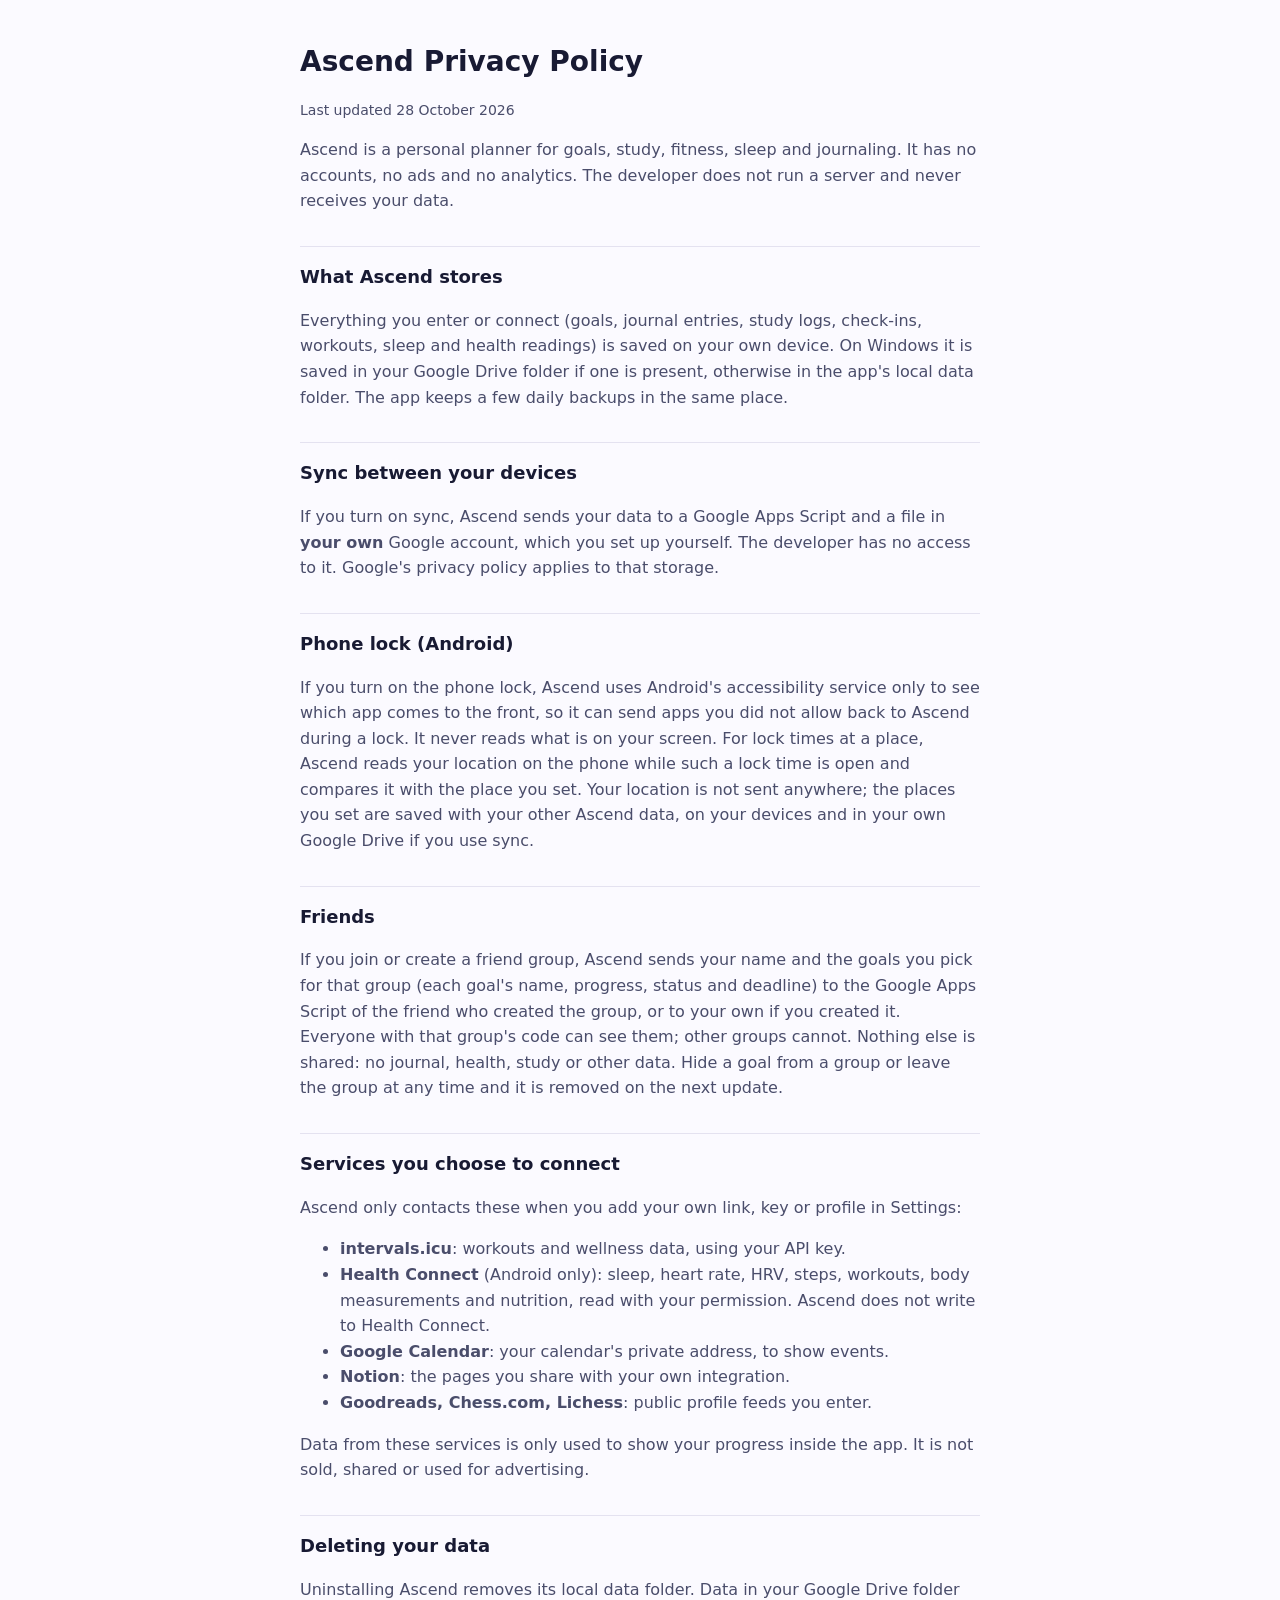
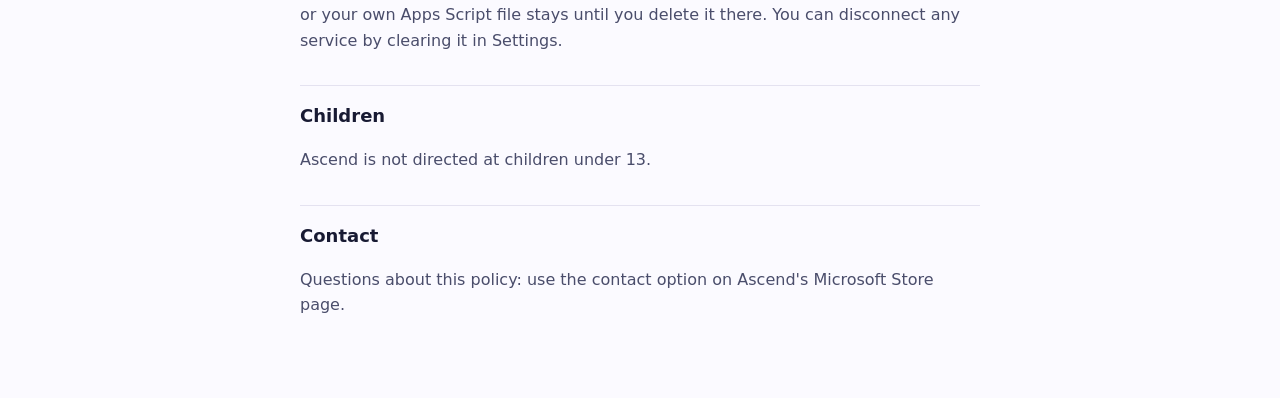
<file: privacy.html>
<!doctype html>
<html lang="en">
<head>
<meta charset="utf-8">
<meta name="viewport" content="width=device-width, initial-scale=1">
<title>Ascend Privacy Policy</title>
<style>
  :root { --bg: #FBFAFF; --ink: #181A33; --ink-2: #4A4D6B; --line: #E4E2F0; }
  @media (prefers-color-scheme: dark) { :root { --bg: #14152A; --ink: #F1F0FA; --ink-2: #B4B5CC; --line: #2C2E4A; } }
  body { margin: 0; background: var(--bg); color: var(--ink); font: 16px/1.6 system-ui, -apple-system, "Segoe UI", sans-serif; }
  main { max-width: 680px; margin: 0 auto; padding: 40px 16px 64px; }
  h1 { font-size: 28px; margin: 0 0 4px; }
  h2 { font-size: 18px; margin: 32px 0 8px; padding-top: 16px; border-top: 1px solid var(--line); }
  p, li { color: var(--ink-2); }
  .date { font-size: 14px; }
</style>
</head>
<body>
<main>
  <h1>Ascend Privacy Policy</h1>
  <p class="date">Last updated 28 October 2026</p>

  <p>Ascend is a personal planner for goals, study, fitness, sleep and journaling. It has no accounts, no ads and no analytics. The developer does not run a server and never receives your data.</p>

  <h2>What Ascend stores</h2>
  <p>Everything you enter or connect (goals, journal entries, study logs, check-ins, workouts, sleep and health readings) is saved on your own device. On Windows it is saved in your Google Drive folder if one is present, otherwise in the app's local data folder. The app keeps a few daily backups in the same place.</p>

  <h2>Sync between your devices</h2>
  <p>If you turn on sync, Ascend sends your data to a Google Apps Script and a file in <b>your own</b> Google account, which you set up yourself. The developer has no access to it. Google's privacy policy applies to that storage.</p>

  <h2>Phone lock (Android)</h2>
  <p>If you turn on the phone lock, Ascend uses Android's accessibility service only to see which app comes to the front, so it can send apps you did not allow back to Ascend during a lock. It never reads what is on your screen. For lock times at a place, Ascend reads your location on the phone while such a lock time is open and compares it with the place you set. Your location is not sent anywhere; the places you set are saved with your other Ascend data, on your devices and in your own Google Drive if you use sync.</p>

  <h2>Friends</h2>
  <p>If you join or create a friend group, Ascend sends your name and the goals you pick for that group (each goal's name, progress, status and deadline) to the Google Apps Script of the friend who created the group, or to your own if you created it. Everyone with that group's code can see them; other groups cannot. Nothing else is shared: no journal, health, study or other data. Hide a goal from a group or leave the group at any time and it is removed on the next update.</p>

  <h2>Services you choose to connect</h2>
  <p>Ascend only contacts these when you add your own link, key or profile in Settings:</p>
  <ul>
    <li><b>intervals.icu</b>: workouts and wellness data, using your API key.</li>
    <li><b>Health Connect</b> (Android only): sleep, heart rate, HRV, steps, workouts, body measurements and nutrition, read with your permission. Ascend does not write to Health Connect.</li>
    <li><b>Google Calendar</b>: your calendar's private address, to show events.</li>
    <li><b>Notion</b>: the pages you share with your own integration.</li>
    <li><b>Goodreads, Chess.com, Lichess</b>: public profile feeds you enter.</li>
  </ul>
  <p>Data from these services is only used to show your progress inside the app. It is not sold, shared or used for advertising.</p>

  <h2>Deleting your data</h2>
  <p>Uninstalling Ascend removes its local data folder. Data in your Google Drive folder or your own Apps Script file stays until you delete it there. You can disconnect any service by clearing it in Settings.</p>

  <h2>Children</h2>
  <p>Ascend is not directed at children under 13.</p>

  <h2>Contact</h2>
  <p>Questions about this policy: use the contact option on Ascend's Microsoft Store page.</p>
</main>
</body>
</html>
</file>
